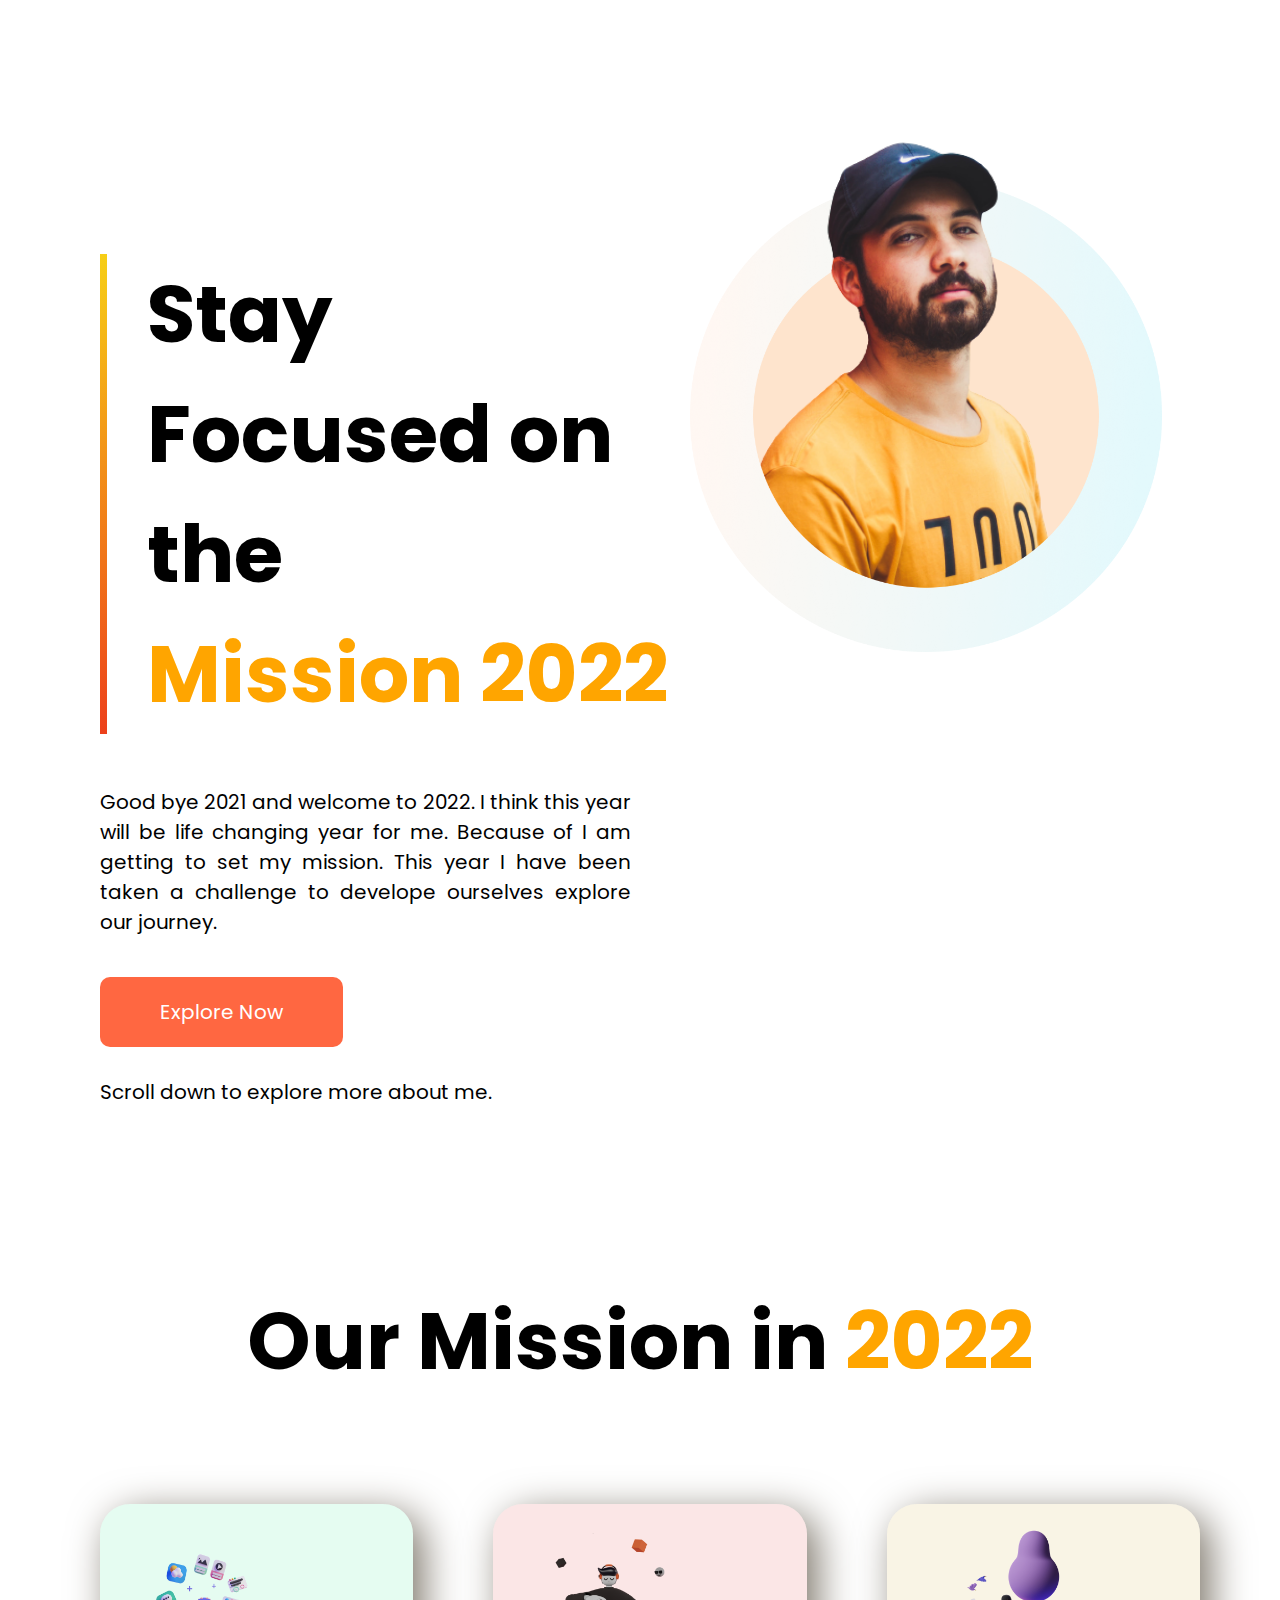
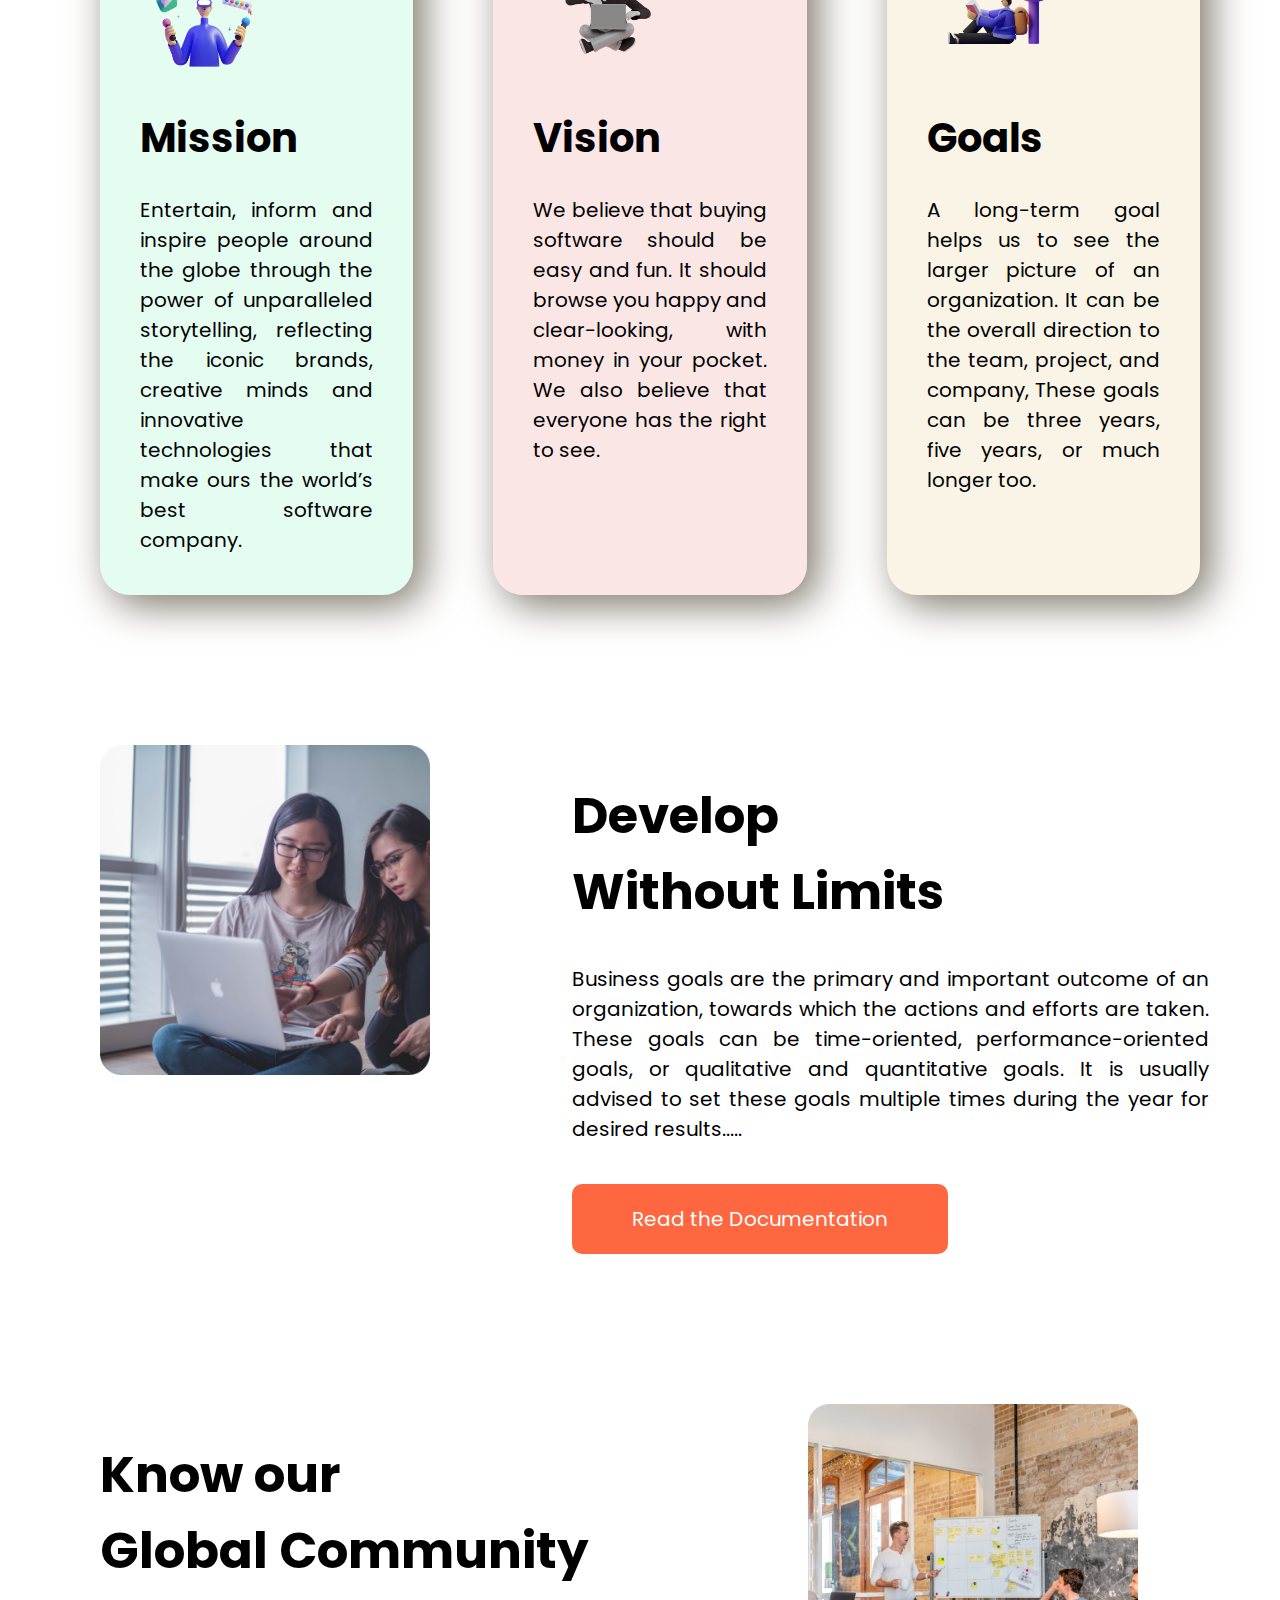
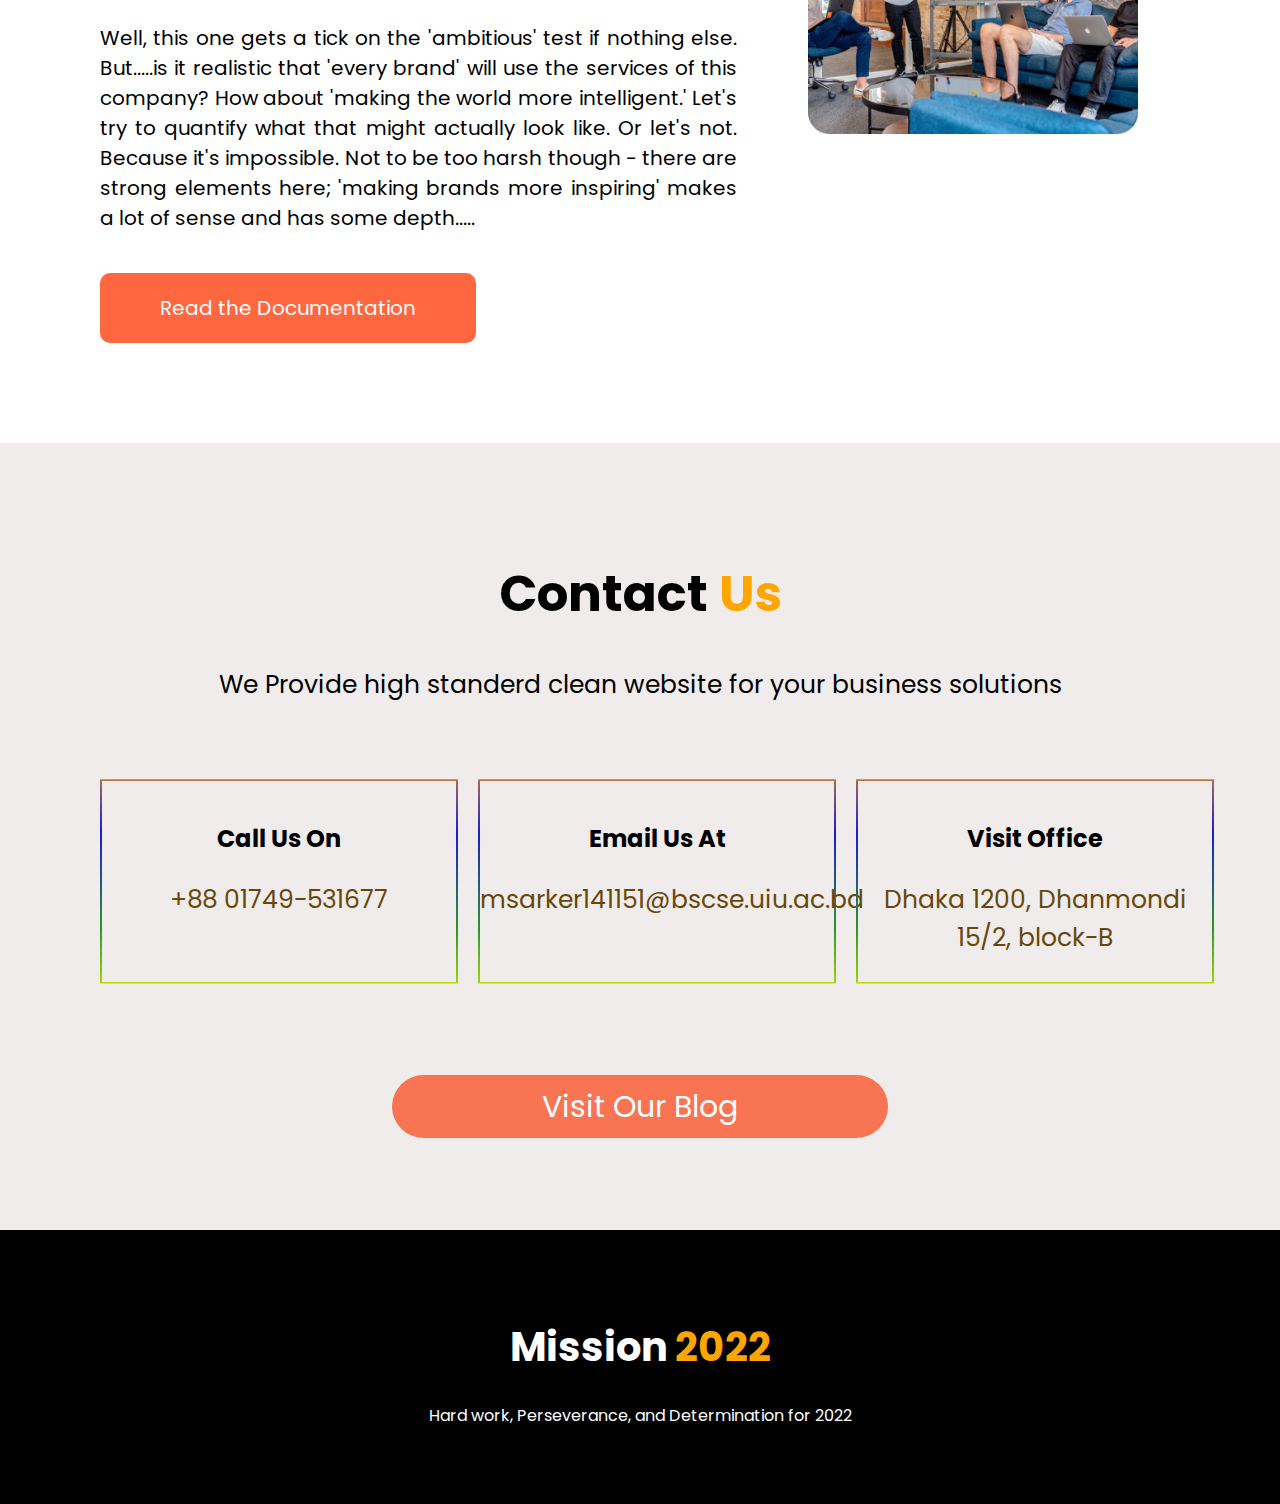
<file: index.html>
<!DOCTYPE html>
<html lang="en">
<head>
    <meta charset="UTF-8">
    <meta http-equiv="X-UA-Compatible" content="IE=edge">
    <meta name="viewport" content="width=device-width, initial-scale=1.0">
    <title>My-Complete-Portfolio</title>
    <link rel="stylesheet" href="style.css">
    <link rel="preconnect" href="https://fonts.googleapis.com">
    <link rel="preconnect" href="https://fonts.gstatic.com" crossorigin>
    <link href="https://fonts.googleapis.com/css2?family=Poppins&display=swap" rel="stylesheet">
    <link rel="stylesheet" href="https://use.fontawesome.com/releases/v5.15.4/css/all.css" integrity="sha384-DyZ88mC6Up2uqS4h/KRgHuoeGwBcD4Ng9SiP4dIRy0EXTlnuz47vAwmeGwVChigm" crossorigin="anonymous">
</head>

<body><!-- body area start -->

    <section class="flexible"><!--Starting heading section-->
        <div class="text-section"><!--Starting header text section-->
            <h1 class="border-class">Stay Focused on the <br><span class="text-color">Mission 2022</span></h1>
            <p class="p-tag-class">Good bye 2021 and welcome to 2022. I think this year will be life changing year for me. Because of I am getting to set my mission. This year I have been taken a challenge to develope ourselves explore our journey.</p>
            <a class="button-class" target="_blank" href="github.com">Explore Now</a>
            <p class="p-tag-class">Scroll down to explore more about me.</p>
        </div><!--Ending header text section-->

        <div class="image-section"><!--Starting header image section-->
            <img id="heading-image" src="images/person/person-2.png" alt="">
        </div><!--Ending header image section-->
    </section><!--Ending heading section-->

    <section><!--Starting Mission-Vision-Goals section area -->

        <h1 class="mission-vision-goals-heading-text">Our Mission in <span class="text-color">2022</span></h1>

        <div class="flexible">
            <div id="mission" class="mission-vision-goals"><!-- Starting mission area -->
                <img src="images/illustrators/illustrator-1.png" alt="">
                <h1>Mission</h1>
                <p>Entertain, inform and inspire people around the globe through the power of unparalleled storytelling, reflecting the iconic brands, creative minds and innovative technologies that make ours the world’s best software company.</p>
            </div> <!-- Ending mission area -->

            <div id="vision" class="mission-vision-goals"><!-- Starting Vision area -->   
                <img src="images/illustrators/illustrator-2.png" alt="">
                <h1>Vision</h1>
                <p>We believe that buying software should be easy and fun. It should browse you happy and clear-looking, with money in your pocket. We also believe that everyone has the right to see.</p>
            </div> <!-- Ending Vision area -->

            <div id="goals" class="mission-vision-goals"><!-- Starting Goals area -->
                <img src="images/illustrators/illustrator-3.png" alt="">
                <h1>Goals</h1>
                <p>A long-term goal helps us to see the larger picture of an organization. It can be the overall direction to the team, project, and company, These goals can be three years, five years, or much longer too.</p>
            </div> <!-- Ending Goals area -->
        </div>   
    </section> <!-- Mission-Vision-Goals section area end -->

    <section class="flexible"> <!-- Start Documentation area-1 area -->
        <div class="documentation-image-portion">
            <img src="images/pictures/coding.png" alt="">
        </div>

        <div class="documentation-text-portion">
            <h1>Develop <br> Without Limits</h1>
            <p class="p-tag-class">Business goals are the primary and important outcome of an organization, towards which the actions and efforts are taken. These goals can be time-oriented, performance-oriented goals, or qualitative and quantitative goals. It is usually advised to set these goals multiple times during the year for desired results.....</p>
            <a class="button-class" href="https://datalligence.ai/business-goals-examples-2022/">Read the Documentation</a>
        </div>
    </section> <!-- Ending Documentation area-1 area -->

    <section class="flexible"> <!-- Start Documentation area-2 area -->
        <div class="documentation-text-portion">
            <h1>Know our<br>Global Community</h1>
            <p class="p-tag-class">Well, this one gets a tick on the 'ambitious' test if nothing else. But.....is it realistic that 'every brand' will use the services of this company? How about 'making the world more intelligent.' Let's try to quantify what that might actually look like. Or let's not. Because it's impossible. Not to be too harsh though - there are strong elements here; 'making brands more inspiring' makes a lot of sense and has some depth.....</p>
            <a class="button-class" href="#">Read the Documentation</a>
        </div>

        <div class="documentation-image-portion">
            <img src="images/pictures/project.png" alt="">
        </div>
    </section> <!-- Ending Documentation area-2 area -->
    
    <section class="contact-us"><!--Starting contact us section-->
        <div class="cotact-us-text">
            <h1>Contact <span class="text-color">Us</span> </h1>
            <p>We Provide high standerd clean website for your business solutions</p>
        </div>
        
        <div class="flexible">
            <div class="contact-us-on">
                <i class="fas fa-phone fa-2x icon-color"></i>
                <h2>Call Us On</h2>
                <p>+88 01749-531677</p>
            </div>
            <div class="contact-us-on"> 
                <i class="far fa-envelope fa-2x icon-color"></i>
                <h2>Email Us At</h2>
                <p>msarker141151@bscse.uiu.ac.bd</p>
            </div>
            <div class="contact-us-on">
                <i class="fas fa-laptop-house fa-2x icon-color"></i>
                <h2>Visit Office</h2>
                <p>Dhaka 1200, Dhanmondi 15/2, block-B</p>
            </div>
        </div>

        <div class="Visit-blog">
            <a target="_blank" href="#">Visit Our Blog</a>
        </div>
    </section><!--Ending contact us section-->

    <footer><!--Starting Footer Section-->
        <h1>Mission <span class="text-color">2022</span></h1>
        <p>Hard work, Perseverance, and Determination for 2022</p>
    </footer><!--Ending Footer Section-->

</body><!-- Ending body area -->
</html>
</file>
<file: style.css>
body{
    font-family: 'Poppins', sans-serif;
    margin: 0px;
}
.flexible{
    display: flex;
    padding-left: 100px;
    padding-bottom: 100px;
    padding-top: 50px;
}
.text-section{
    width: 50%;
    margin-top: 150px;
}
.border-class{
    font-size: 80px;
    border-left: 7px solid ;
    border-image: linear-gradient(#f7d516, #ec3a1b) 20;
    padding-left: 40px;
}
.p-tag-class{
    width: 90%;
    font-size: 20px;
    margin-top: 30px;
    text-align: justify;
}
.button-class{
    text-decoration: none;
    background-color: rgb(255, 103, 65);
    color: white;
    padding: 20px 60px;
    border-radius: 10px;
    font-size: 20px;
    display: inline-block;
    margin-top: 20px;

}
.text-color{
    color: orange;
}
.image-section{
    width: 50%;
}
#heading-image{
    width: 80%;
}
.mission-vision-goals-heading-text{
    font-size: 80px;
    text-align: center;
}

.mission-vision-goals{
    width: 25%;
    margin-right: 80px;
    padding: 20px 40px;
    border-radius: 30px;
    box-shadow: 10px 10px 40px rgb(124, 117, 105);
}
.mission-vision-goals h1{
    font-size: 40px;
}
.mission-vision-goals img{
    height: 150px;
    width: 150px;
}
.mission-vision-goals p{
    text-align: justify;
    font-size: 20px;
}
#mission{
    background-color: rgba(91, 236, 163, 0.158);
}
#vision{
    background-color: rgba(233, 131, 131, 0.199);
}
#goals{
    background-color: rgba(228, 203, 130, 0.212);
}
.documentation-image-portion{
    width: 40%;
}
.documentation-image-portion img{
    width: 70%;
}
.documentation-text-portion{
    width: 60%;
}
.documentation-text-portion h1{
    font-size: 50px;
}
.contact-us{
    padding-top: 80px;
    background-color: rgb(240, 236, 236);
    text-align: center;
}
.contact-us h1{
    font-size: 50px;
}
.contact-us p{
    font-size: 25px;
}
.contact-us-text{
    text-align: center;
}
.contact-us-on{
    width: 30%;
    text-align: center;
    border: 2px solid;
    border-image: linear-gradient(orange,rgb(28, 28, 207),rgb(40, 153, 40),rgb(255, 251, 0)) 30;
    margin-right: 20px;
    padding-top: 20px;
}
.contact-us-on p{
    color: rgb(104, 71, 10);
}
.icon-color{
    color: orange;
}
.Visit-blog{
    text-align: center;
    padding-bottom: 100px;
}
.Visit-blog a{
    text-decoration: none;
    background-color: rgba(248, 99, 62, 0.877);
    padding: 10px 150px;
    border-radius: 50px;
    color: rgb(255, 255, 255);
    font-size: 30px;
}
footer{
    padding: 60px 0px;
    text-align: center;
    background-color: black;
    color: white;
}
footer h1{
    font-size: 40px;
}
</file>
